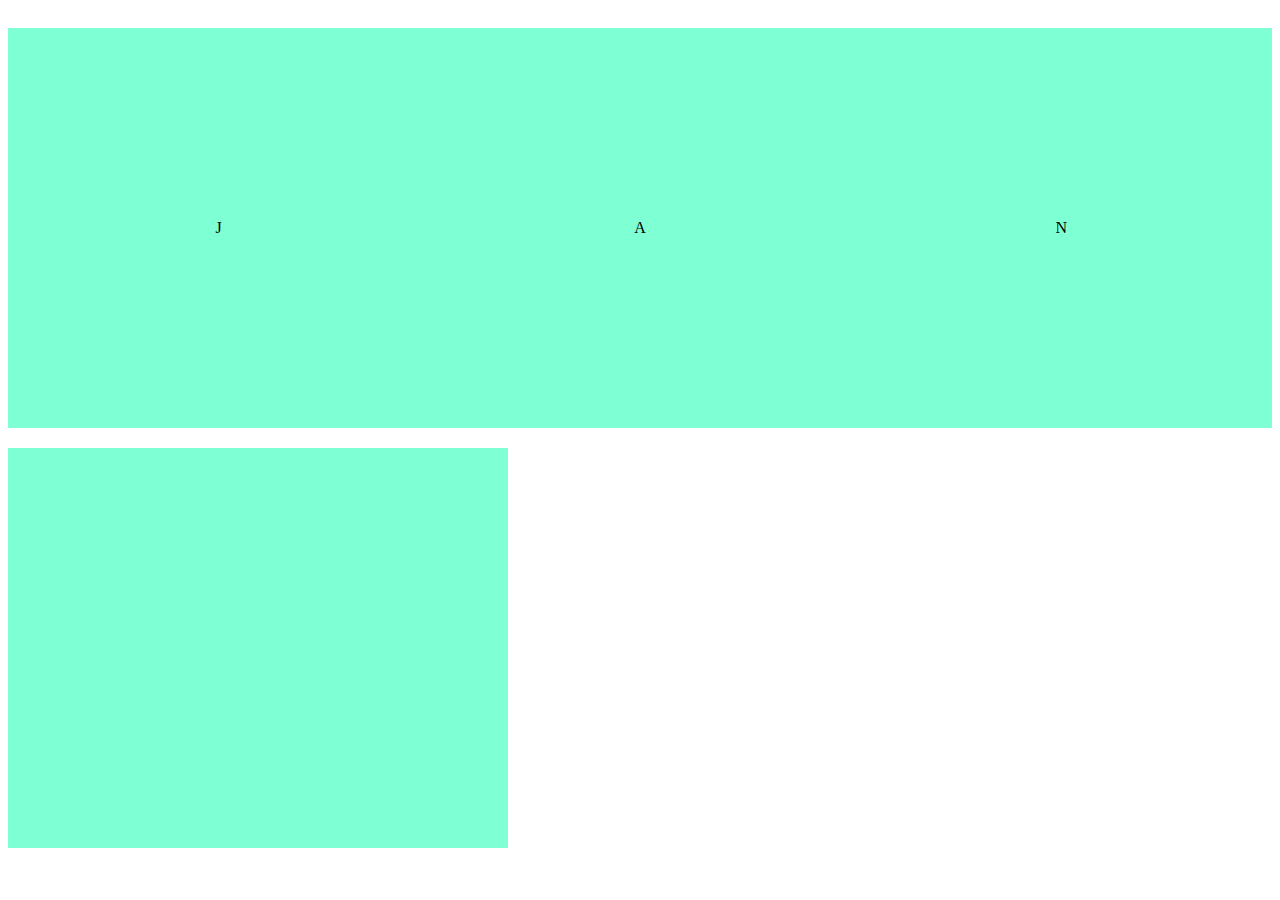
<file: animations/index.html>
<!DOCTYPE html>
<html lang="en">
<head>
    <meta charset="UTF-8">
    <meta http-equiv="X-UA-Compatible" content="IE=edge">
    <meta name="viewport" content="width=device-width, initial-scale=1.0">
    <title>Document</title>
    <link rel="stylesheet" href="./css/animation.css" />
</head>
<body>
    <div class="container">
        <div class="card flip-scale-down-hor"> J</div>
        <div class="card flip-scale-2-ver-left">A</div>
        <div class=" card flip-scale-down-diag-2">N</div>
    </div>
<div class="container">
    <div class="card rotate-90-bl-cw">

    </div>
</div>
   
</body>
</html>
</file>
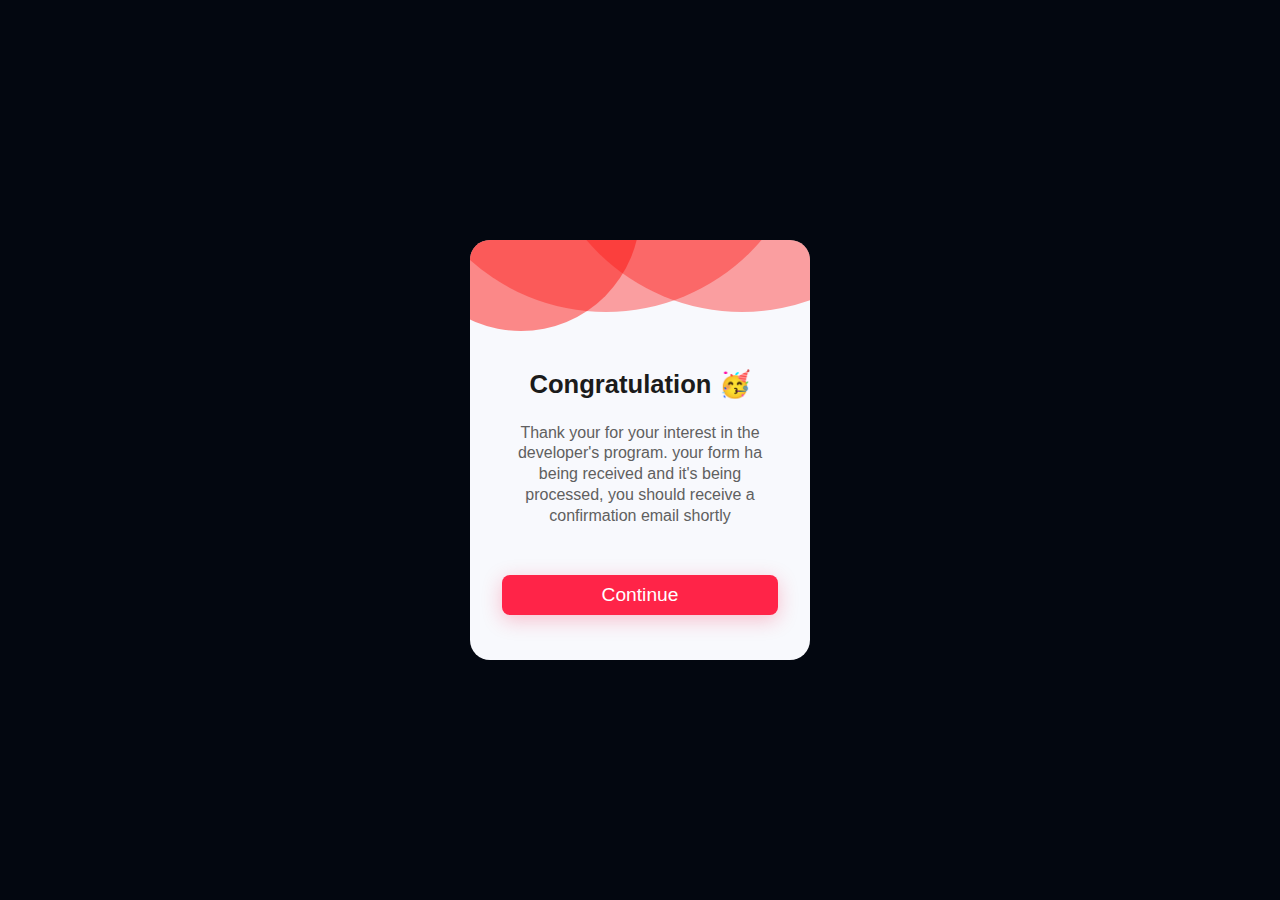
<file: cards/index.html>
<html>

<head>
    <title> Breathe </title>
    <link href="./css/styles.css" rel="stylesheet" type="text/css" />
    <head>

    <body>
        <div class="container">
            <div class="bg-circles">
                <div id="circle-1"></div>
                <div id="circle-2"></div>
                <div id="circle-3"></div>
            </div>
            <h1 id="title"> Congratulation 🥳 </h1>
            <p class="conf-text">
                Thank your for your interest in the developer's program. your form ha being received and it's being
                processed, you should receive a confirmation email shortly
            </p>
            <button id="btn-continue"> Continue</button>
        </div>
    </body>

</html>
</file>
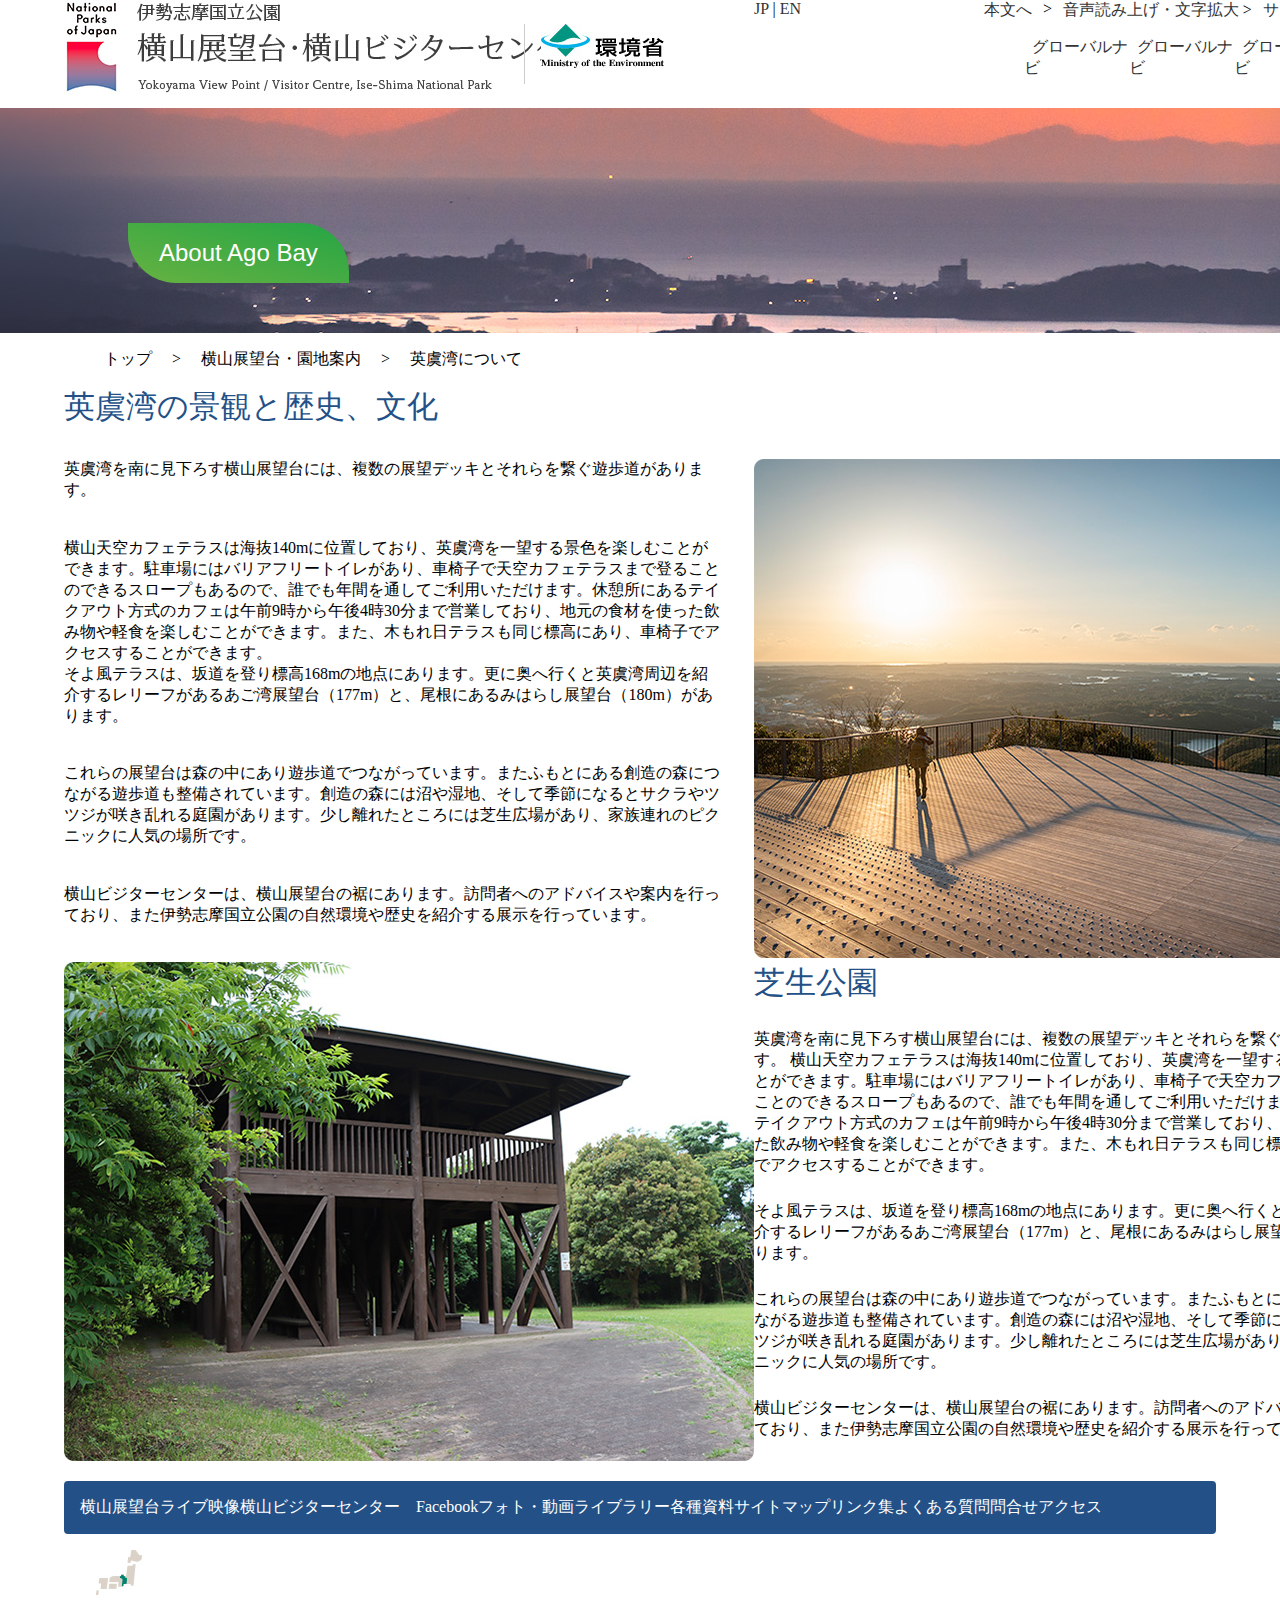
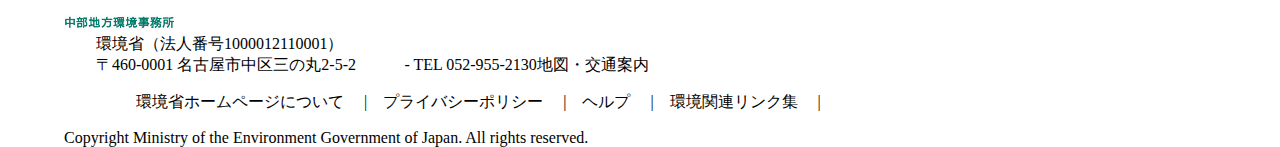
<file: yokohama/custom/index.html>
<!DOCTYPE html>
<html lang="ja">
   <head>
      <meta charset="UTF-8">
      <meta name="viewport" content="width=device-width, initial-scale=1.0">
      <title>Agowan eng</title>
      <link rel="stylesheet" href="../css/index.css">
      <script src="./index.js"></script>
   </head>
   <body>
      <!-- <body onresize="resizeWindow()"> -->
      <div class="container">
         <div class="header">
            <div class="span-col-2">
               <img src="../images/logo.jpg" alt="logo">
            </div>
            <div class="border-img text-center">
               <img src="../images/ago/moe_logo.jpeg" alt="logo">
            </div>
            <span class="mobile"><a href="#">JP</a> | <a href="#">EN</a></span>                
            <div class="span-col-2">
               <div class="flex-between bordered nav-item">
                  <span class="v-64"><a href="#">本文へ </a></span>  <span> > </span>
                  <div class="v-border v-64"><span><a href="#"> 音声読み上げ・文字拡大</a></span> <span> > </span> </div>
                  <span class="v-64"> <a href="#"> サイトマップ</a>   </span><span> > </span>
                  <span class="desktop"> <a href="#"> EN</a>| <a href="#"> JP</a>   </span>
                  <span>  </span>
               </div>
               <div>
                  <ul class="line-up">  <li class="nav-item"> <a href="#"> グローバルナビ</a></li>  <li class="nav-item"> <a href="#"> グローバルナビ</a></li>
                    
                    
                     <li class="nav-item"> <a href="#"> グローバルナビ</a></li>
                     <li class="nav-item"> <a href="#"> アクセス</a></li>
                  </ul>
               </div>
            </div>
         </div>
         <div>
            <div class="section">
               <button class="curved-botton">
               About Ago Bay
               </button>
            </div>
            <div class="main">
               <div>
                  <ul class="flex-between">
                     <li class="nav-item">
                        トップ  <span> > </span>
                        横山展望台・園地案内 <span> > </span>
                        英虞湾について
                     </li>
                  </ul>
               </div>
               <div class="flex-between flex-responsive">
                  <span class="text-info">英虞湾の景観と歴史、文化</span>
                  <span class="button-info"> &lt;&lt; 家に帰る </span>
               </div>
            </div>
            <div class="content">
               <div class="row">
                  <div>
                     英虞湾を南に見下ろす横山展望台には、複数の展望デッキとそれらを繋ぐ遊歩道があります。
                  </div>
                  <div>
                     横山天空カフェテラスは海抜140mに位置しており、英虞湾を一望する景色を楽しむことができます。駐車場にはバリアフリートイレがあり、車椅子で天空カフェテラスまで登ることのできるスロープもあるので、誰でも年間を通してご利用いただけます。休憩所にあるテイクアウト方式のカフェは午前9時から午後4時30分まで営業しており、地元の食材を使った飲み物や軽食を楽しむことができます。また、木もれ日テラスも同じ標高にあり、車椅子でアクセスすることができます。<br />
                     そよ風テラスは、坂道を登り標高168mの地点にあります。更に奥へ行くと英虞湾周辺を紹介するレリーフがあるあご湾展望台（177m）と、尾根にあるみはらし展望台（180m）があります。
                  </div>
                  <div>
                     これらの展望台は森の中にあり遊歩道でつながっています。またふもとにある創造の森につながる遊歩道も整備されています。創造の森には沼や湿地、そして季節になるとサクラやツツジが咲き乱れる庭園があります。少し離れたところには芝生広場があり、家族連れのピクニックに人気の場所です。
                  </div>
                  <div>
                     横山ビジターセンターは、横山展望台の裾にあります。訪問者へのアドバイスや案内を行っており、また伊勢志摩国立公園の自然環境や歴史を紹介する展示を行っています。
                  </div>
               </div>
               <div class="pull-right">
                  <img src="../images/observatory/img01.jpg" alt="image" class="img"/>
               </div>
               <div class="pull-left">
                  <img src="../images/observatory/img02.jpg" alt="image" class="img"/>
               </div>
               <div class="row">
                  <div class="text-info">
                     芝生公園
                  </div>
                  <div>
                     英虞湾を南に見下ろす横山展望台には、複数の展望デッキとそれらを繋ぐ遊歩道があります。
                     横山天空カフェテラスは海抜140mに位置しており、英虞湾を一望する景色を楽しむことができます。駐車場にはバリアフリートイレがあり、車椅子で天空カフェテラスまで登ることのできるスロープもあるので、誰でも年間を通してご利用いただけます。休憩所にあるテイクアウト方式のカフェは午前9時から午後4時30分まで営業しており、地元の食材を使った飲み物や軽食を楽しむことができます。また、木もれ日テラスも同じ標高にあり、車椅子でアクセスすることができます。
                  </div>
                  <div>
                     そよ風テラスは、坂道を登り標高168mの地点にあります。更に奥へ行くと英虞湾周辺を紹介するレリーフがあるあご湾展望台（177m）と、尾根にあるみはらし展望台（180m）があります。
                  </div>
                  <div>
                     これらの展望台は森の中にあり遊歩道でつながっています。またふもとにある創造の森につながる遊歩道も整備されています。創造の森には沼や湿地、そして季節になるとサクラやツツジが咲き乱れる庭園があります。少し離れたところには芝生広場があり、家族連れのピクニックに人気の場所です。
                  </div>
                  <div>
                     横山ビジターセンターは、横山展望台の裾にあります。訪問者へのアドバイスや案内を行っており、また伊勢志摩国立公園の自然環境や歴史を紹介する展示を行っています。
                  </div>
               </div>
            </div>
         </div>
      </div>
      <div class="footer">
         <ul class="footer-header flex">
            <li>横山展望台ライブ映像</li>
            <li> 横山ビジターセンター　Facebook</li>
            <li> フォト・動画ライブラリー</li>
            <li>各種資料</li>
            <li>サイトマップ</li>
            <li>リンク集</li>
            <li>よくある質問</li>
            <li>問合せ</li>
            <li>アクセス</li>
         </ul>
         <div class="footer-bottom">
            <div><img src="../images/footer_logo.jpg" alt="image footer"/></div>
            <div class="container margin-left">
               <span>環境省（法人番号1000012110001）</span>
               <div class="line-up">
                  <span> 〒460-0001 名古屋市中区三の丸2-5-2 </span>
                  <span class="margin-left"> - TEL 052-955-2130地図・交通案内</span>
               </div>
               <ul class="flex">
                  <li>環境省ホームページについて <span> | </span></li>
                  <li>プライバシーポリシー <span> | </span></li>
                  <li>ヘルプ <span> | </span></li>
                  <li>環境関連リンク集 <span> | </span></li>
               </ul>
            </div>
            <div>
               Copyright Ministry of the Environment Government of Japan. All rights reserved.
            </div>
         </div>
      </div>
   </body>
</html>
</file>
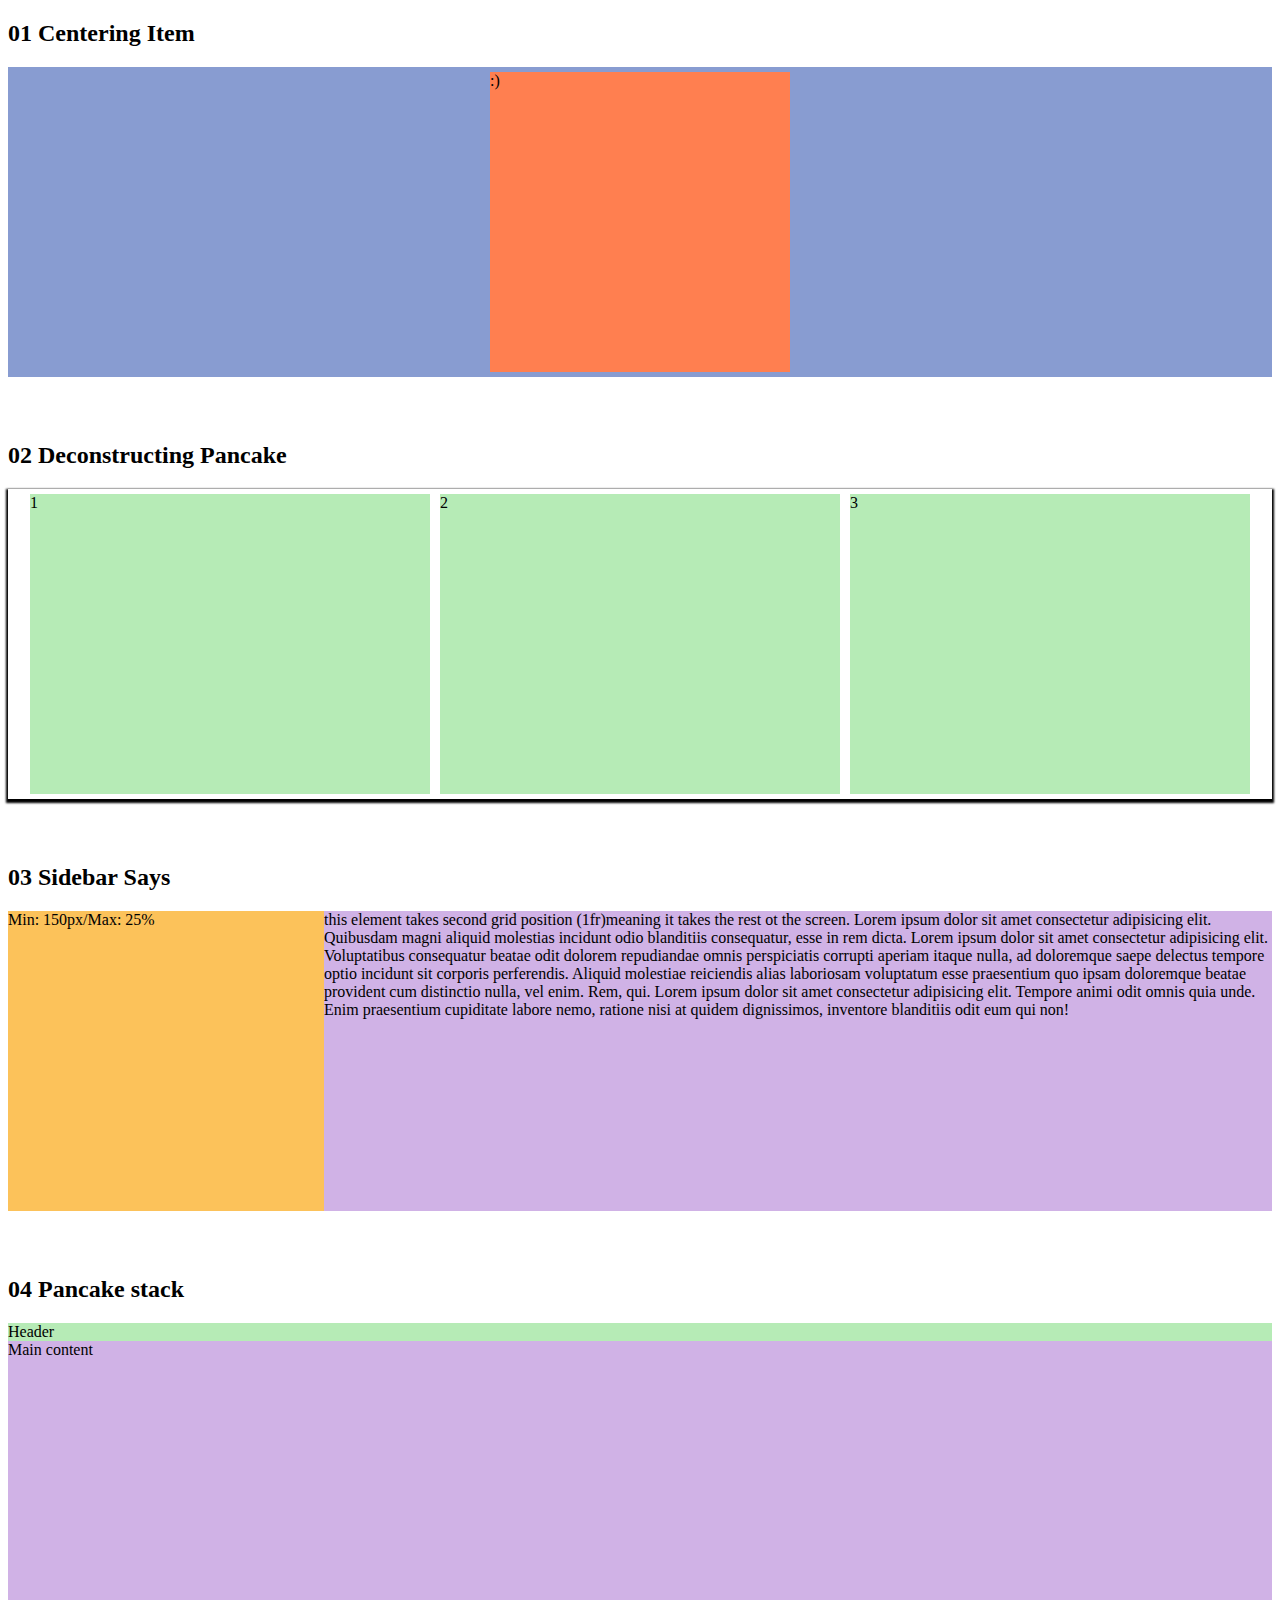
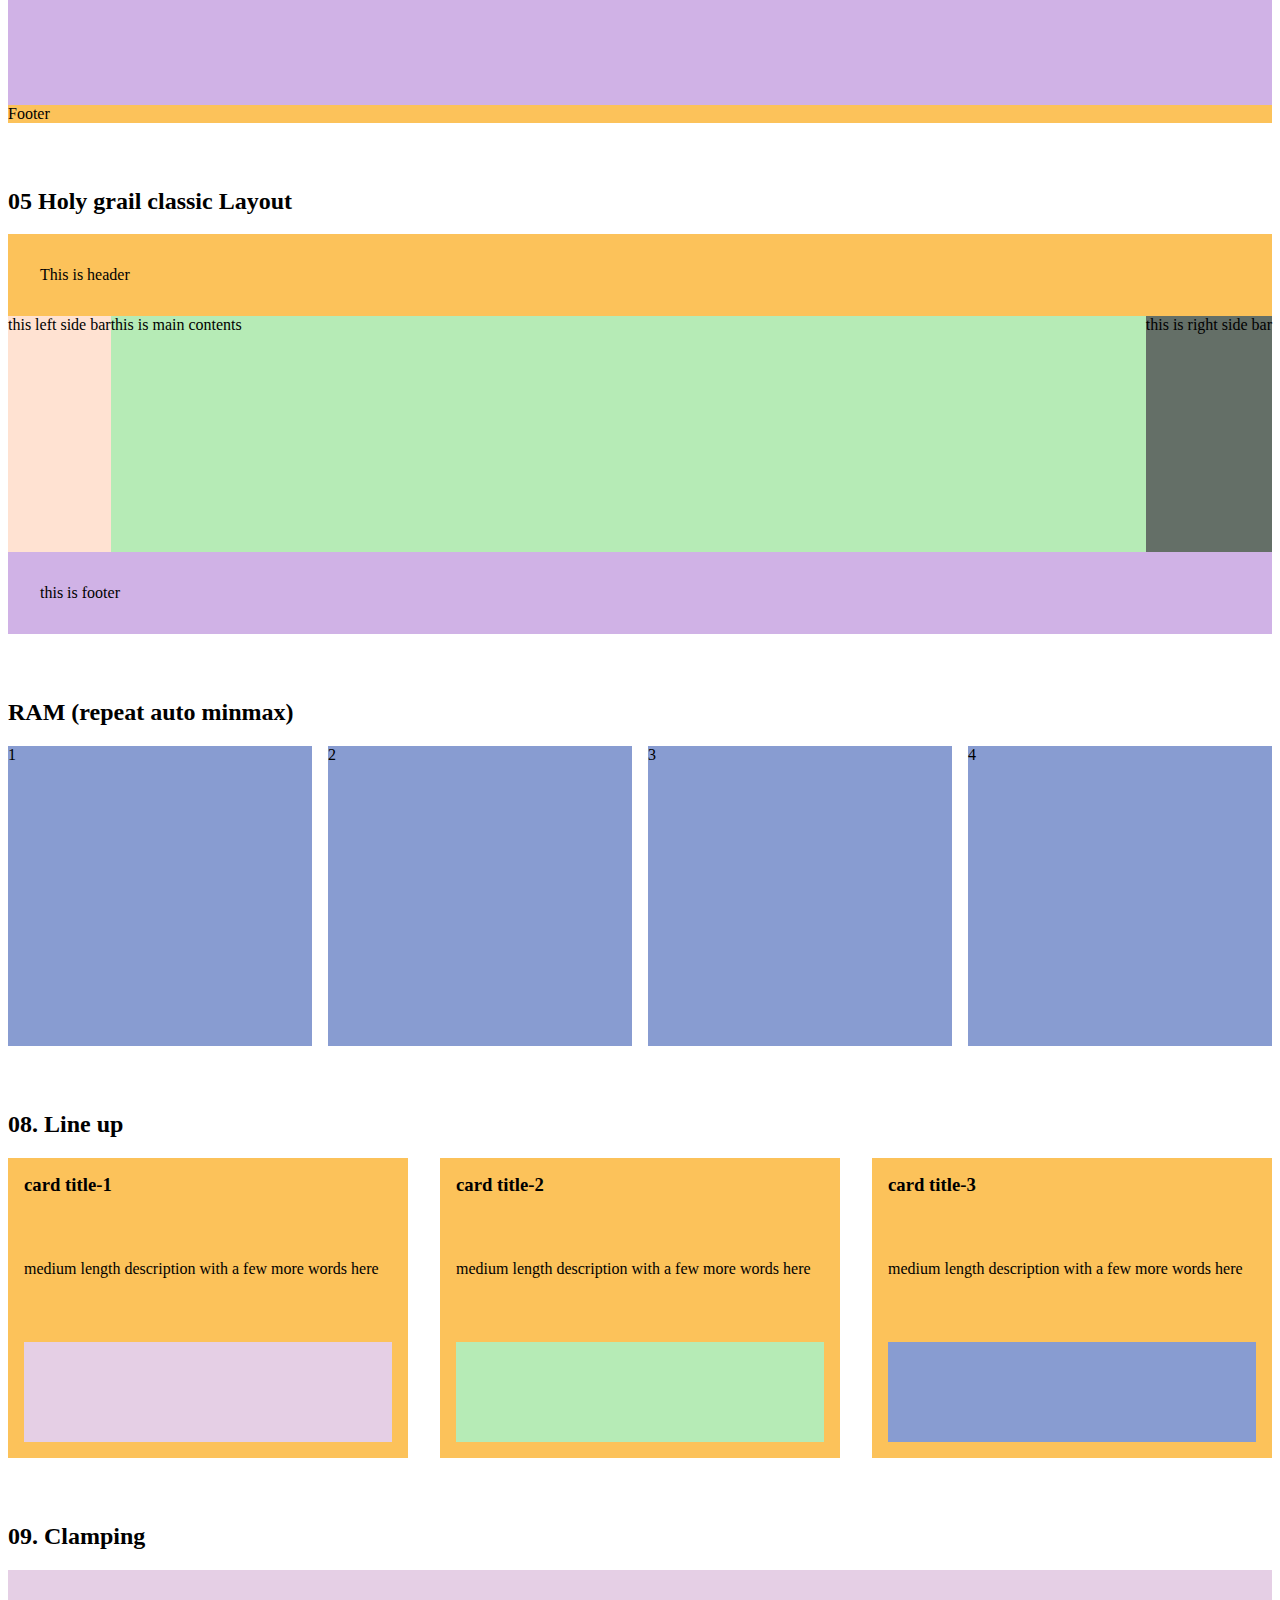
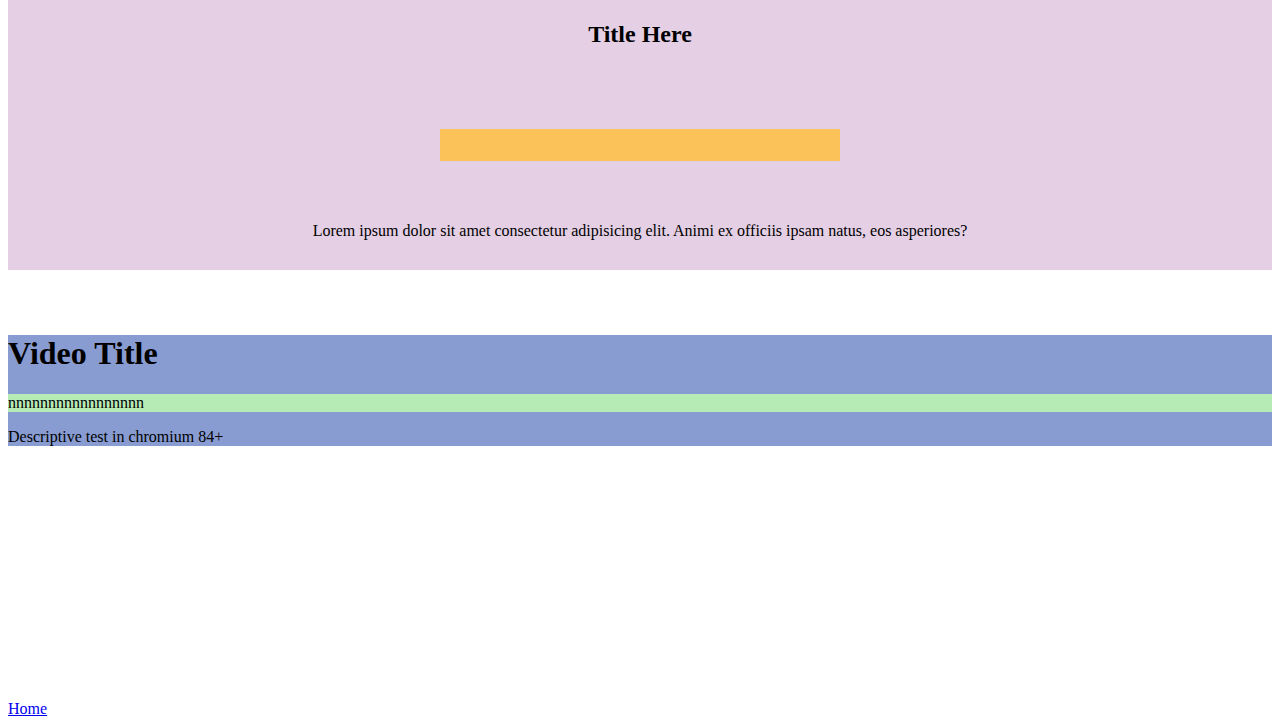
<file: layoutMagics.html>
<!DOCTYPE html>
<html lang="en">
<head>
    <meta charset="UTF-8">
    <meta name="viewport" content="width=device-width, initial-scale=1.0">
    <title>Layout with 1 line of code</title>
    <link rel="stylesheet" href="./assets/css/10CssLayoutMagic.css">
</head>
<body>
    <h2>01 Centering Item</h2>
    <div class="ex1">
        <div class="parent blue">
            <div class="box colar" contenteditable>
                :)
            </div>
        </div>
    </div>  
    <h2>02 Deconstructing Pancake</h2>
    <div class="ex2">
        <div class="parent">
            <div class="box info"> 1  </div>
            <div class="box info"> 2  </div>
            <div class="box info"> 3  </div>
        </div>
    </div>
    
    <h2>03 Sidebar Says</h2>
    <div class="ex3">
        <div class="parent">
            <div class="section yellow" contenteditable>
                Min: 150px/Max: 25%

            </div>
            <div class="section purple" contenteditable>
                this element takes second grid position (1fr)meaning it takes the rest ot the screen.
                Lorem ipsum dolor sit amet consectetur adipisicing elit. Quibusdam magni aliquid molestias incidunt odio blanditiis consequatur, esse in rem dicta.
                Lorem ipsum dolor sit amet consectetur adipisicing elit. Voluptatibus consequatur beatae odit dolorem repudiandae omnis perspiciatis corrupti aperiam itaque nulla, ad doloremque saepe delectus tempore optio incidunt sit corporis perferendis. Aliquid molestiae reiciendis alias laboriosam voluptatum esse praesentium quo ipsam doloremque beatae provident cum distinctio nulla, vel enim. Rem, qui.
                Lorem ipsum dolor sit amet consectetur adipisicing elit. Tempore animi odit omnis quia unde. Enim praesentium cupiditate labore nemo, ratione nisi at quidem dignissimos, inventore blanditiis odit eum qui non!
            </div>
        </div>
    </div> 
    <h2>04 Pancake stack</h2>
    <div class="ex4">
        <div class="parent bg-height">
            <div class="header info f-h f-w">        Header    </div>
            <div class="main purple f-h f-w">        Main content    </div>
            <div class="footer yellow f-h f-w">        Footer    </div>
        </div>
    </div>
    <h2>05 Holy grail classic Layout</h2>
    <div class="ex5">
        <div class="parent bg-height">
            <div class="header yellow">This  is header</div>
            <div class="left-side red"> this left side bar</div>
            <div class="main info"> this is main contents</div>
            <div class="right-side dark-light">this is right side bar</div>
            <div class="footer purple">this is footer</div>
        </div>
    </div>
    <!-- I skipped 6 -->
    <h2>RAM (repeat auto minmax)</h2>
    <div class="ex7">
        <div class="parent">
            <div class="blue">1</div>
            <div class="blue">2</div>
            <div class="blue">3</div>
            <div class="blue">4</div>
        </div>

    </div>

    <h2>08. Line up</h2>
    <div class="ex8">
        <div class="parent">            
            <div class="card yellow">
                <h3>card title-1</h3>
                <p>medium length description with a few more words here</p>
                <div class="visual pink"></div>
            </div>
            <div class="card yellow">
                <h3>card title-2</h3>
                <p>medium length description with a few more words here</p>
                <div class="visual info"></div>
            </div>
            <div class="card yellow">
                <h3>card title-3</h3>
                <p>medium length description with a few more words here</p>
                <div class="visual blue"></div>
            </div>
        </div>
    </div>
    <h2>09. Clamping</h2>
    <div class="ex9">
        <div class="parent pink">
            <h2>Title Here</h2>
            <div class="card yellow"> </div>
            <div class="visual"> Lorem ipsum dolor sit amet consectetur adipisicing elit. Animi ex officiis ipsam natus, eos asperiores?</div>

        </div>
    </div>
    <div class="parent">
        <div class="card blue">
            <h1>Video Title</h1>
            <div class="visual info">nnnnnnnnnnnnnnnnn</div>
            <p>Descriptive test in chromium 84+</p>
            
        </div>
    </div>
    <a href="index.html">Home</a>
</body>
</html>
</file>
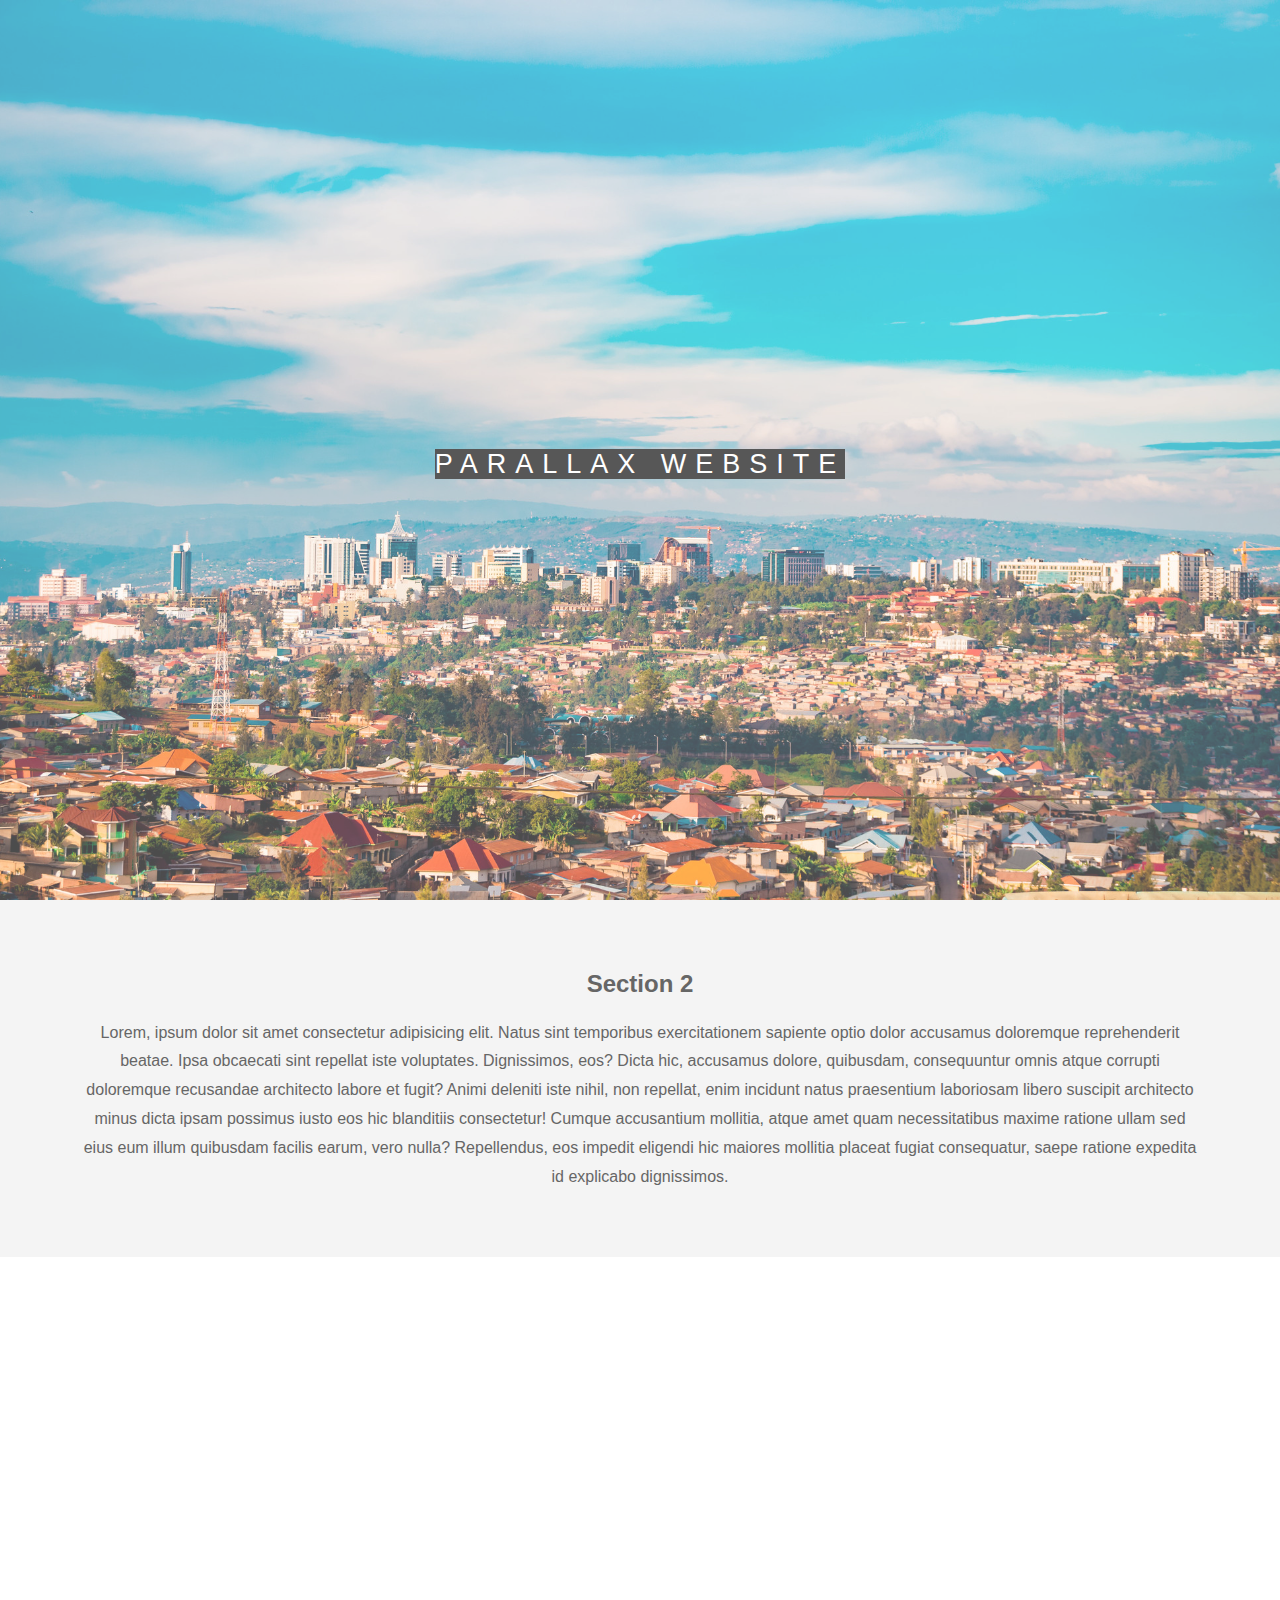
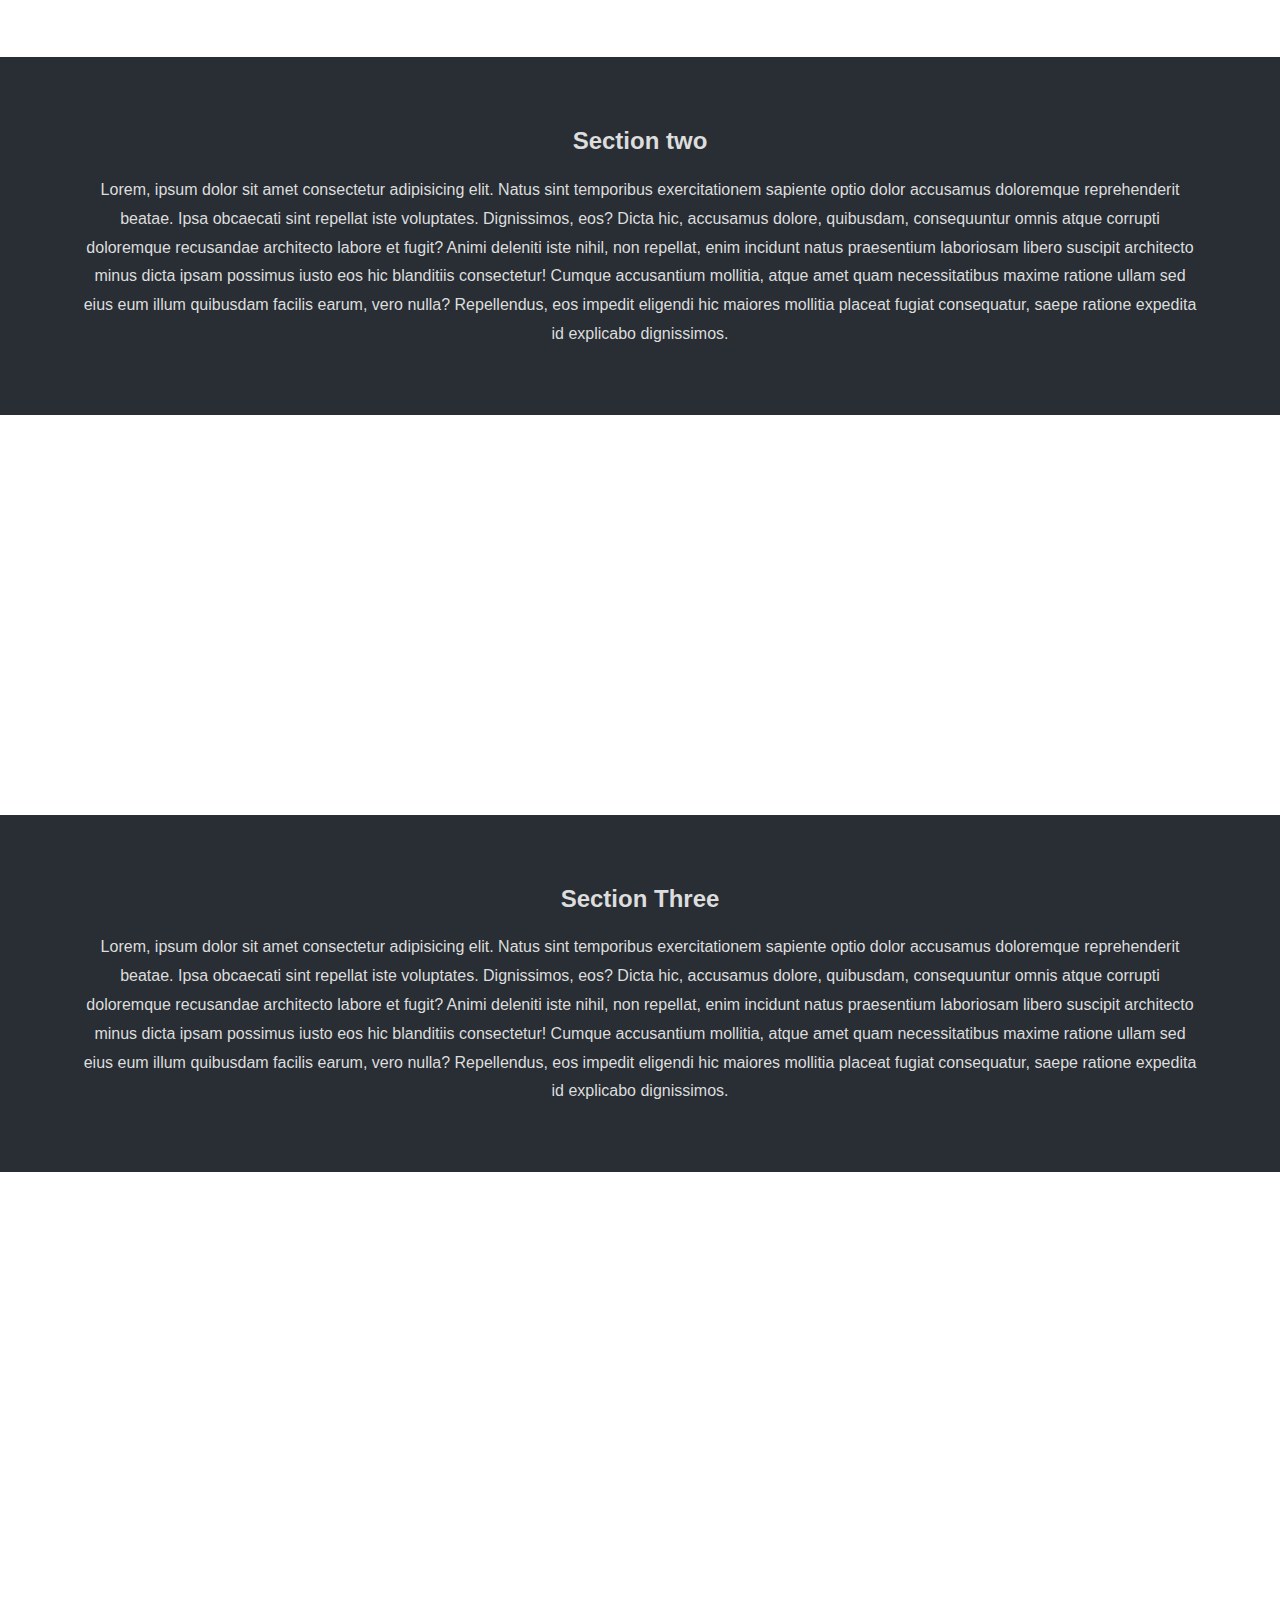
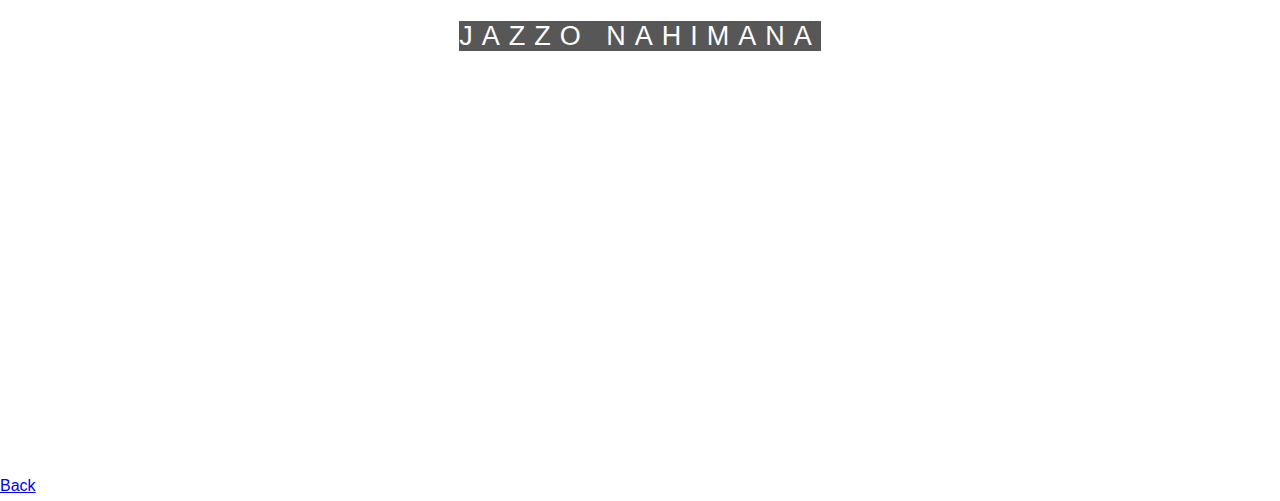
<file: parallax.html>
<!DOCTYPE html>
 <html class="no-js">
    <head>
        <meta charset="utf-8">
        <meta http-equiv="X-UA-Compatible" content="IE=edge">
        <title></title>
        <meta name="description" content="">
        <meta name="viewport" content="width=device-width, initial-scale=1">
        <link rel="stylesheet" href="assets/css/parallax.css">
    </head>
    <body>
        <div class="pimg1">
            <div class="ptext">
                <span class="border">
                    Parallax Website
                </span>
            </div>
        </div>
       <section class="section section-light">
           <h2>Section 2</h2>
            <p>
                Lorem, ipsum dolor sit amet consectetur adipisicing elit. Natus sint temporibus exercitationem sapiente optio dolor accusamus doloremque reprehenderit beatae. Ipsa obcaecati sint repellat iste voluptates. Dignissimos, eos? Dicta hic, accusamus dolore, quibusdam, consequuntur omnis atque corrupti doloremque recusandae architecto labore et fugit? Animi deleniti iste nihil, non repellat, enim incidunt natus praesentium laboriosam libero suscipit architecto minus dicta ipsam possimus iusto eos hic blanditiis consectetur! Cumque accusantium mollitia, atque amet quam necessitatibus maxime ratione ullam sed eius eum illum quibusdam facilis earum, vero nulla? Repellendus, eos impedit eligendi hic maiores mollitia placeat fugiat consequatur, saepe ratione expedita id explicabo dignissimos.
            </p>
        </section> 
        <div class="pimg2">
            <div class="ptext">
                <span class="border trans">
                    Image two section
                </span>
            </div>
        </div>
        <section class="section section-dark">
            <h2>Section two</h2>
             <p>
                 Lorem, ipsum dolor sit amet consectetur adipisicing elit. Natus sint temporibus exercitationem sapiente optio dolor accusamus doloremque reprehenderit beatae. Ipsa obcaecati sint repellat iste voluptates. Dignissimos, eos? Dicta hic, accusamus dolore, quibusdam, consequuntur omnis atque corrupti doloremque recusandae architecto labore et fugit? Animi deleniti iste nihil, non repellat, enim incidunt natus praesentium laboriosam libero suscipit architecto minus dicta ipsam possimus iusto eos hic blanditiis consectetur! Cumque accusantium mollitia, atque amet quam necessitatibus maxime ratione ullam sed eius eum illum quibusdam facilis earum, vero nulla? Repellendus, eos impedit eligendi hic maiores mollitia placeat fugiat consequatur, saepe ratione expedita id explicabo dignissimos.
             </p>
         </section> 
         <div class="pimg3">
            <div class="ptext">
                <span class="border trans">
                    Image Three section
                </span>
            </div>
        </div>
        <section class="section section-dark">
            <h2>Section Three</h2>
             <p>
                 Lorem, ipsum dolor sit amet consectetur adipisicing elit. Natus sint temporibus exercitationem sapiente optio dolor accusamus doloremque reprehenderit beatae. Ipsa obcaecati sint repellat iste voluptates. Dignissimos, eos? Dicta hic, accusamus dolore, quibusdam, consequuntur omnis atque corrupti doloremque recusandae architecto labore et fugit? Animi deleniti iste nihil, non repellat, enim incidunt natus praesentium laboriosam libero suscipit architecto minus dicta ipsam possimus iusto eos hic blanditiis consectetur! Cumque accusantium mollitia, atque amet quam necessitatibus maxime ratione ullam sed eius eum illum quibusdam facilis earum, vero nulla? Repellendus, eos impedit eligendi hic maiores mollitia placeat fugiat consequatur, saepe ratione expedita id explicabo dignissimos.
             </p>
         </section> 
         <div class="pimg1">
            <div class="ptext">
                <span class="border">
                    Jazzo NAHIMANA
                </span>
            </div>
        </div>
        <a href="index.html">Back</button>

    </body>
</html>
</file>
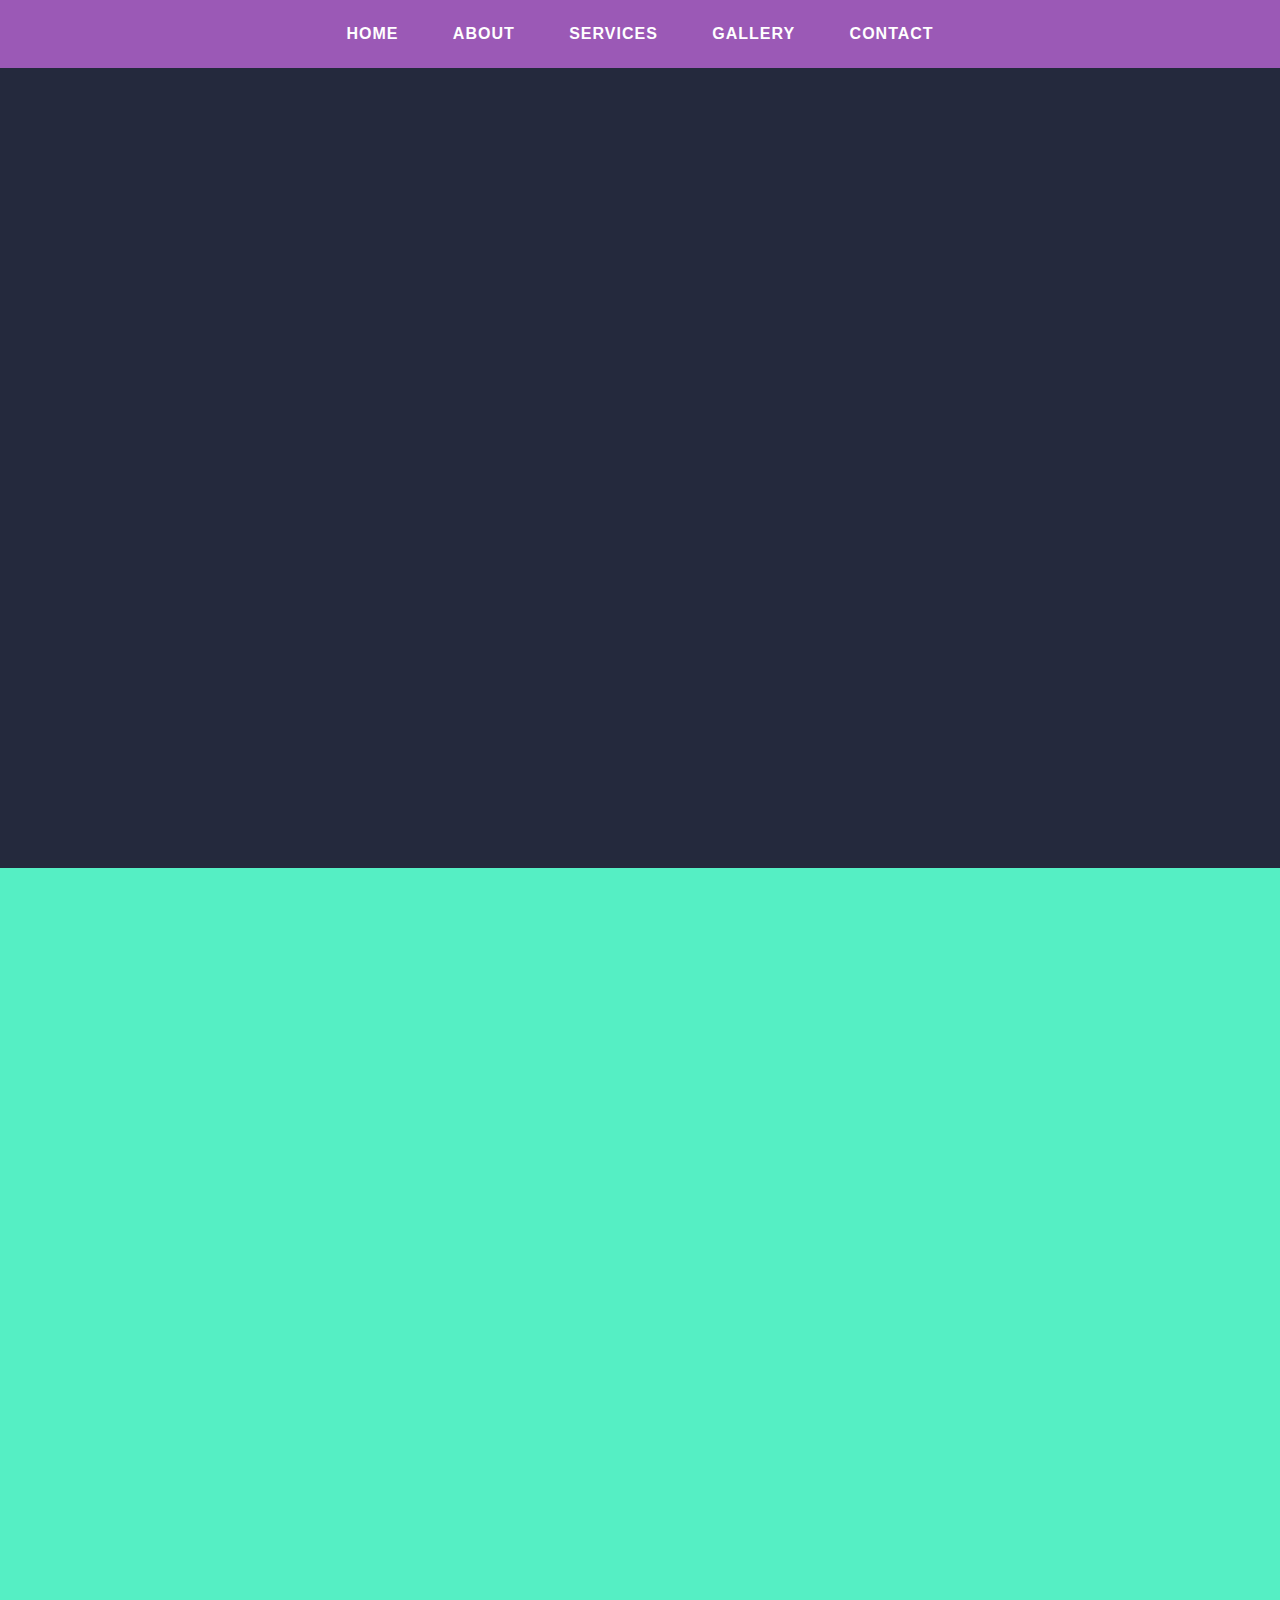
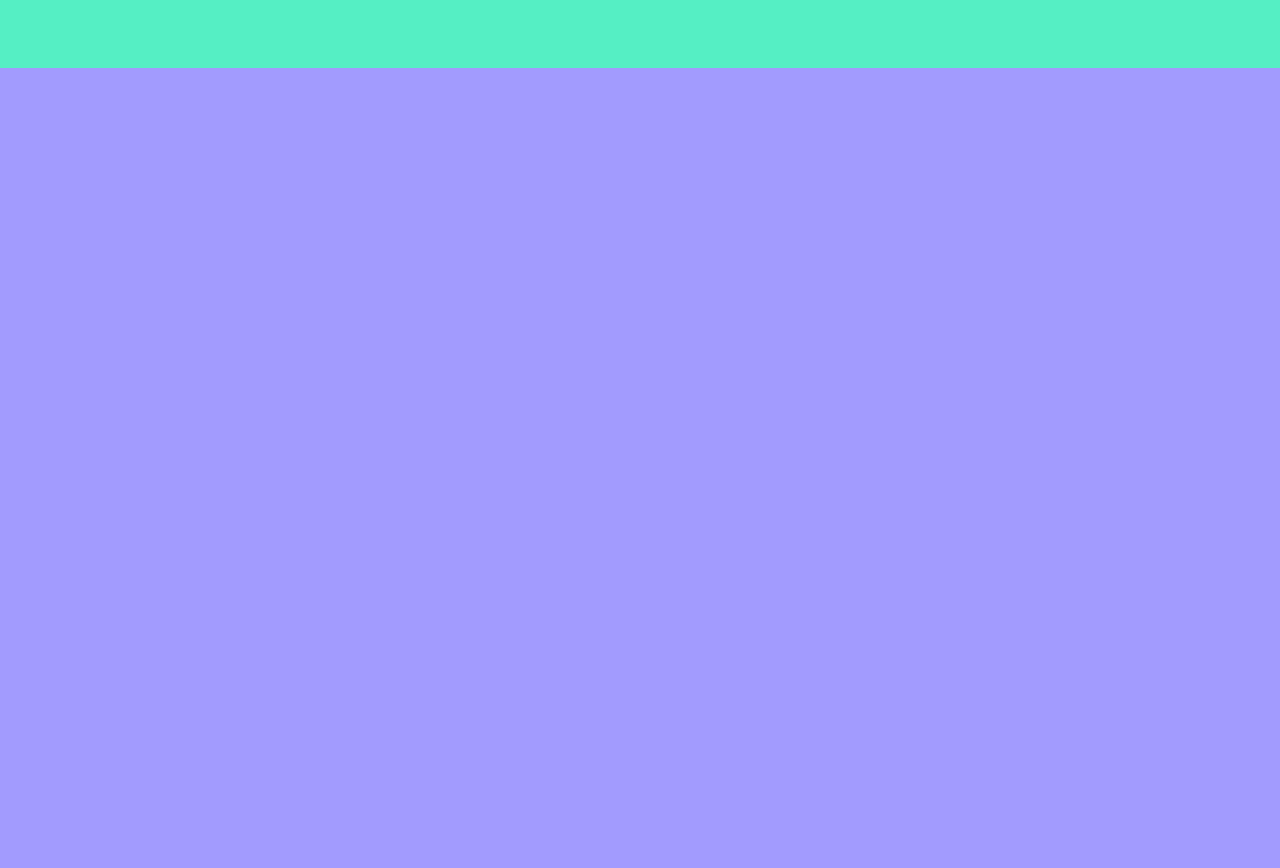
<file: sticky.html>
<!DOCTYPE html>
<html lang="en">
<head>
    <meta charset="UTF-8">
    <meta name="viewport" content="width=device-width, initial-scale=1.0">
    <title>Document</title>
    <link rel="stylesheet" href="./assets/css/sticky.css">
</head>
<body>
    <div class="header">
        <ul>
            <li><a href="index.html">Home</a></li>
            <li><a href="#">About</a></li>
            <li><a href="#">Services</a></li>
            <li><a href="#">Gallery</a></li>
            <li><a href="#">Contact</a></li>
        </ul>
    </div>
    <div class="section color1"></div>
    <div class="section color2"></div>
    <div class="section color3"></div>
    <script src="https://cdnjs.cloudflare.com/ajax/libs/jquery/3.5.1/jquery.js"></script>
    <script type="text/javascript">
       $(() => {
        $(window).scroll( () => {
            if($(window).scrollTop() > 0) {
                $(".header").addClass("sticky");
            } else {
                $(".header").removeClass("sticky");
                
            }
        });
       });

    </script>
</body>
</html>
</file>
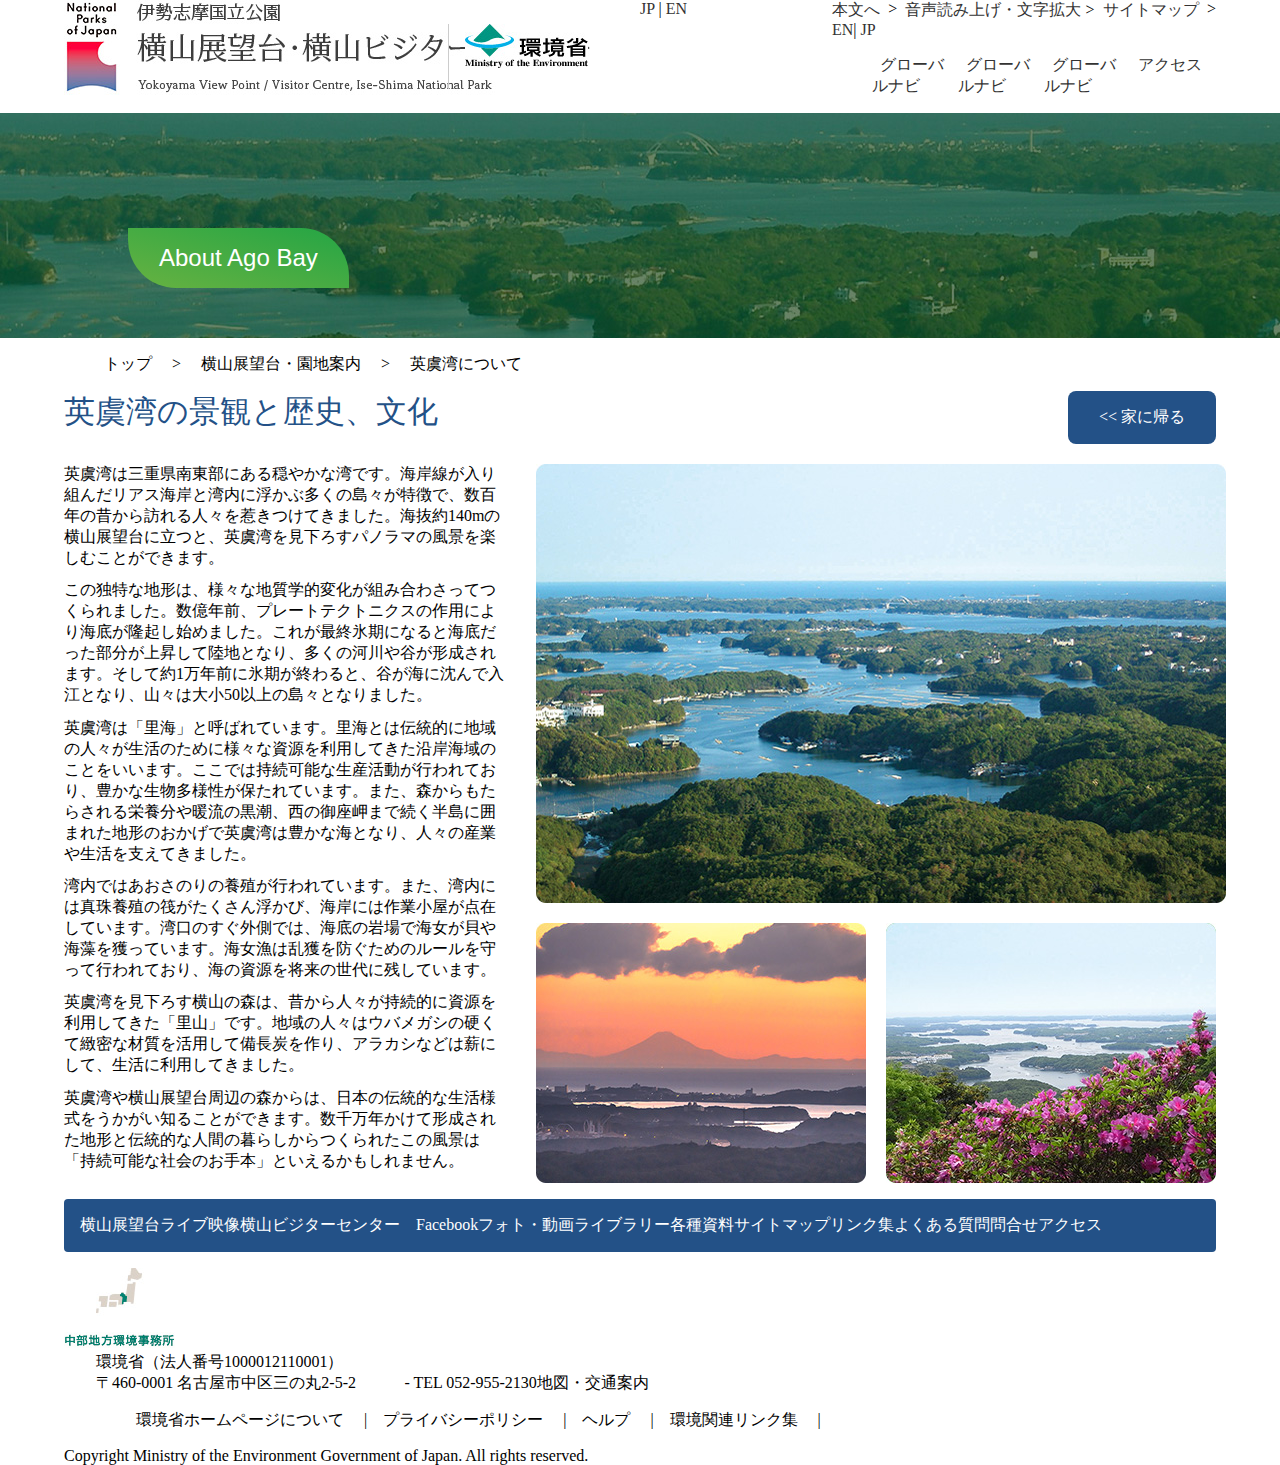
<file: yokohama/custom/agowan.html>
<!DOCTYPE html>
<html lang="en">
   <head>
      <meta charset="UTF-8">
      <meta name="viewport" content="width=device-width, initial-scale=1.0">
      <title>Agowan eng</title>
      <link rel="stylesheet" href="../css/agowan.css">
   </head>
   <body>
      <div class="container">
         <div class="header">
            <div class="span-col-2">
               <img src="../images/logo.jpg" alt="logo">
            </div>
            <div class="border-img text-center">
               <img src="../images/ago/moe_logo.jpeg" alt="logo">
            </div>
            <span class="mobile"><a href="#">JP</a> | <a href="#">EN</a></span>                
            <div class="span-col-2">
               <div class="flex-between bordered nav-item">
                  <span class="v-64"><a href="#">本文へ </a></span>  <span> > </span>
                  <div class="v-border v-64"><span><a href="#"> 音声読み上げ・文字拡大</a></span> <span> > </span> </div>
                  <span class="v-64"> <a href="#"> サイトマップ</a>   </span><span> > </span>
                  <span class="desktop"> <a href="#"> EN</a>| <a href="#"> JP</a>   </span>
                  <span>  </span>
               </div>
               <div>
                  <ul class="line-up">
                     <li class="nav-item"> <a href="#"> グローバルナビ</a></li>
                     <li class="nav-item"> <a href="#"> グローバルナビ</a></li>
                     <li class="nav-item"> <a href="#"> グローバルナビ</a></li>
                     <li class="nav-item"> <a href="#"> アクセス</a></li>
                  </ul>
               </div>
            </div>
         </div>
         <div>
            <article>
               <div class="section">
                  <button class="curved-botton">
                  About Ago Bay
                  </button>
               </div>
               <div class="main">
                  <div>
                     <ul class="flex-between">
                        <li class="nav-item">
                           トップ  <span> > </span>
                           横山展望台・園地案内 <span> > </span>
                           英虞湾について
                        </li>
                     </ul>
                  </div>
                  <div class="flex-between flex-responsive">
                     <span class="text-info">英虞湾の景観と歴史、文化</span>
                     <span class="button-info"> &lt;&lt; 家に帰る </span>
                  </div>
               </div>
               <div class="content">
                  <div class="row">
                     <div>
                        英虞湾は三重県南東部にある穏やかな湾です。海岸線が入り組んだリアス海岸と湾内に浮かぶ多くの島々が特徴で、数百年の昔から訪れる人々を惹きつけてきました。海抜約140mの横山展望台に立つと、英虞湾を見下ろすパノラマの風景を楽しむことができます。
                     </div>
                     <div>
                        この独特な地形は、様々な地質学的変化が組み合わさってつくられました。数億年前、プレートテクトニクスの作用により海底が隆起し始めました。これが最終氷期になると海底だった部分が上昇して陸地となり、多くの河川や谷が形成されます。そして約1万年前に氷期が終わると、谷が海に沈んで入江となり、山々は大小50以上の島々となりました。
                     </div>
                     <div>
                        英虞湾は「里海」と呼ばれています。里海とは伝統的に地域の人々が生活のために様々な資源を利用してきた沿岸海域のことをいいます。ここでは持続可能な生産活動が行われており、豊かな生物多様性が保たれています。また、森からもたらされる栄養分や暖流の黒潮、西の御座岬まで続く半島に囲まれた地形のおかげで英虞湾は豊かな海となり、人々の産業や生活を支えてきました。
                     </div>
                     <div>
                        湾内ではあおさのりの養殖が行われています。また、湾内には真珠養殖の筏がたくさん浮かび、海岸には作業小屋が点在しています。湾口のすぐ外側では、海底の岩場で海女が貝や海藻を獲っています。海女漁は乱獲を防ぐためのルールを守って行われており、海の資源を将来の世代に残しています。
                     </div>
                     <div>
                        英虞湾を見下ろす横山の森は、昔から人々が持続的に資源を利用してきた「里山」です。地域の人々はウバメガシの硬くて緻密な材質を活用して備長炭を作り、アラカシなどは薪にして、生活に利用してきました。
                     </div>
                     <div>
                        英虞湾や横山展望台周辺の森からは、日本の伝統的な生活様式をうかがい知ることができます。数千万年かけて形成された地形と伝統的な人間の暮らしからつくられたこの風景は「持続可能な社会のお手本」といえるかもしれません。
                     </div>
                  </div>
                  <div class="grid-col-1-2 pull-right">               
                     <img src="../images//ago/img01.jpg" class="span-col-2" draggable="false"  alt="garden">
                     <img src="../images//ago/img02.jpg" draggable="false"  alt="garden">
                     <img src="../images//ago/img03.jpg" draggable="false"  alt="garden">
                  </div>
               </div>
            </article>
         </div>
          <div class="footer">
            <ul class="footer-header flex">
               <li>横山展望台ライブ映像</li>
               <li> 横山ビジターセンター　Facebook</li>
               <li> フォト・動画ライブラリー</li>
               <li>各種資料</li>
               <li>サイトマップ</li>
               <li>リンク集</li>
               <li>よくある質問</li>
               <li>問合せ</li>
               <li>アクセス</li>
            </ul>
            <div class="footer-bottom">
               <div><img src="../images/footer_logo.jpg" alt="image footer"/></div>
               <div class="container margin-left">
                  <span>環境省（法人番号1000012110001）</span>
                  <div class="line-up">
                     <span> 〒460-0001 名古屋市中区三の丸2-5-2 </span>
                     <span class="margin-left"> - TEL 052-955-2130地図・交通案内</span>
                  </div>
                  <ul class="flex">
                     <li>環境省ホームページについて <span> | </span></li>
                     <li>プライバシーポリシー <span> | </span></li>
                     <li>ヘルプ <span> | </span></li>
                     <li>環境関連リンク集 <span> | </span></li>
                  </ul>
               </div>
               <div>
                  Copyright Ministry of the Environment Government of Japan. All rights reserved.
               </div>
            </div>
         </div> 
      </div>
      </div>
   </body>
</html>
</file>
<file: animations/css/animation.css>
.container {
  display: flex;
  flex-direction: row;
  justify-content: space-between;
}
.card {
  display: grid;
  place-items: center;
  height: 400px;
  width: 500px;
  background-color: aquamarine;
  margin-top: 20px;
}
.flip-scale-down-hor {
  -webkit-animation: flip-scale-down-hor 0.9s linear both;
  animation: flip-scale-down-hor 0.9s linear both;
}

@keyframes flip-scale-down-hor {
  0% {
    -webkit-transform: scale(1) rotateX(0);
    transform: scale(1) rotateX(0);
  }
  50% {
    -webkit-transform: scale(0.4) rotateX(90deg);
    transform: scale(0.4) rotateX(90deg);
  }
  100% {
    -webkit-transform: scale(1) rotateX(180deg);
    transform: scale(1) rotateX(180deg);
  }
}
.flip-scale-2-ver-left {
  -webkit-animation: flip-scale-2-ver-left 1.5s linear both;
  animation: flip-scale-2-ver-left 1.5s linear both;
}

@-webkit-keyframes flip-scale-2-ver-left {
  0% {
    -webkit-transform: translateX(0) rotateY(0) scale(1);
    transform: translateX(0) rotateY(0) scale(1);
    -webkit-transform-origin: 0 50%;
    transform-origin: 0 50%;
  }
  50% {
    -webkit-transform: translateX(-50%) rotateY(90deg) scale(2);
    transform: translateX(-50%) rotateY(90deg) scale(2);
    -webkit-transform-origin: 50% 50%;
    transform-origin: 50% 50%;
  }
  100% {
    -webkit-transform: translateX(-100%) rotateY(180deg) scale(1);
    transform: translateX(-100%) rotateY(180deg) scale(1);
    -webkit-transform-origin: 100% 50%;
    transform-origin: 100% 50%;
  }
}
@keyframes flip-scale-2-ver-left {
  0% {
    -webkit-transform: translateX(0) rotateY(0) scale(1);
    transform: translateX(0) rotateY(0) scale(1);
    -webkit-transform-origin: 0 50%;
    transform-origin: 0 50%;
  }
  50% {
    -webkit-transform: translateX(-50%) rotateY(90deg) scale(2);
    transform: translateX(-50%) rotateY(90deg) scale(2);
    -webkit-transform-origin: 50% 50%;
    transform-origin: 50% 50%;
  }
  100% {
    -webkit-transform: translateX(-100%) rotateY(180deg) scale(1);
    transform: translateX(-100%) rotateY(180deg) scale(1);
    -webkit-transform-origin: 100% 50%;
    transform-origin: 100% 50%;
  }
}
.flip-scale-down-diag-2 {
  -webkit-animation: flip-scale-down-diag-2 0.5s linear both;
  animation: flip-scale-down-diag-2 0.5s linear both;
}

@-webkit-keyframes flip-scale-down-diag-2 {
  0% {
    -webkit-transform: scale(1) rotate3d(-1, 1, 0, 0deg);
    transform: scale(1) rotate3d(-1, 1, 0, 0deg);
  }
  50% {
    -webkit-transform: scale(0.4) rotate3d(-1, 1, 0, -90deg);
    transform: scale(0.4) rotate3d(-1, 1, 0, -90deg);
  }
  100% {
    -webkit-transform: scale(1) rotate3d(-1, 1, 0, -180deg);
    transform: scale(1) rotate3d(-1, 1, 0, -180deg);
  }
}
@keyframes flip-scale-down-diag-2 {
  0% {
    -webkit-transform: scale(1) rotate3d(-1, 1, 0, 0deg);
    transform: scale(1) rotate3d(-1, 1, 0, 0deg);
  }
  50% {
    -webkit-transform: scale(0.4) rotate3d(-1, 1, 0, -90deg);
    transform: scale(0.4) rotate3d(-1, 1, 0, -90deg);
  }
  100% {
    -webkit-transform: scale(1) rotate3d(-1, 1, 0, -180deg);
    transform: scale(1) rotate3d(-1, 1, 0, -180deg);
  }
}

.rotate-90-bl-cw {
  -webkit-animation: rotate-90-bl-cw 0.4s cubic-bezier(0.25, 0.46, 0.45, 0.94)
    both;
  animation: rotate-90-bl-cw 0.4s cubic-bezier(0.25, 0.46, 0.45, 0.94) both;
}

@-webkit-keyframes rotate-90-bl-cw {
  0% {
    -webkit-transform: rotate(0);
    transform: rotate(0);
    -webkit-transform-origin: 0 100%;
    transform-origin: 0 100%;
  }
  100% {
    -webkit-transform: rotate(90deg);
    transform: rotate(90deg);
    -webkit-transform-origin: 0 100%;
    transform-origin: 0 100%;
  }
}
@keyframes rotate-90-bl-cw {
  0% {
    -webkit-transform: rotate(0);
    transform: rotate(0);
    -webkit-transform-origin: 0 100%;
    transform-origin: 0 100%;
  }
  100% {
    -webkit-transform: rotate(90deg);
    transform: rotate(90deg);
    -webkit-transform-origin: 0 100%;
    transform-origin: 0 100%;
  }
}
</file>
<file: cards/css/styles.css>
* {
    box-sizing: border-box;
    margin: 0;
    padding: 0;
  }
  body {
    height: 100vh;
    width: 100%;
    font-family: Arial, Helvetica, sans-serif;
    display: flex;
    justify-content: center;
    align-items: center;
    background-color: #030710;
  }
  .container {
    width: 340px;
    height: 420px;
    padding: 2rem;
    border-radius: 20px;
    position: relative;
    overflow: hidden;
    background-color: #f8f9fd;
  }
  .bg-circles div {
    aspect-ratio: 1/1;
    background-color: rgb(253, 23, 19);
    border-radius: 50%;
    position: absolute;
  }
  #circle-1 {
      width: 70%;
      left: -20%;
      top: -35%;
      opacity: 0.5;
    }
  
  #circle-2 {
      width: 120%;
      left: -20%;
      top: -80%;
      opacity: 0.4;
    animation: breathing 2s ease-in-out infinite;;

    }
  #circle-3 {
     width: 120%;
      left: 20%;
      top: -80%;
      opacity: 0.4;
  }
  #title {
    margin-top: 35%;
    text-align: center;
    font-size: 1.6rem;
    color: #1b1b1b;
    animation: breathing 1.5s ease-in-out infinite;;
  }
  @keyframes breathing {
    0%,
    100% {
      -webkit-transform: scale(0.9);
        -ms-transform: scale(0.9);
      transform: scale(0.9);
    }
    25%{
      -web-kit-tranform: scale(1);
      -ms-tranform: scale(1);
      transform: scale(1);
    }
    60% {
      -webkit-transform: scale(0.9);
      -ms-tranform: scale(0.9);
      transform: scale(0.9);
    }
  }
  
  .conf-text {
    margin-top: 1.5rem;
    line-height: 130%;
    text-align: center;
    color: #606060;
  }
  #btn-continue {
    width: 100%;
    height: 2.5rem;
    margin-top: 3rem;
    font-size: 1.2rem;
    color: #fff;
    border: none;
    border-radius: 8px;
    transition: 0.5s;
    background-color: rgb(255, 36, 72);
    box-shadow: 0 5px 20px rgba(253, 19, 58, 0.25);
  }
  #btn-continue:hover {
    -webkit-transform: scale(1.05);
    -ms-transform: scale(1.05);
    transform: scale(1.05);
  }
</file>
<file: yokohama/css/index.css>
html,body{padding:0;margin:0}.container{display:grid;grid-template-columns:repeat(1, 1fr)}.header{display:grid;grid-template-columns:repeat(6, 1fr);grid-template-rows:1fr;min-height:12vh}ul li{list-style-type:none}ul li a,span a,a{text-decoration:none;color:#333}ul li span{margin:0 16px}.line-up{display:grid;grid-template-columns:repeat(4, 1fr)}.line-up>.nav-item a:hover{background:linear-gradient(to left bottom, #008ff6, #3074ea);color:#fff;border-radius:16px}.margin-left{margin-left:32px}.line-up .nav-item a{padding:8px}.border-img{border-left:1px solid #ccc;margin:24px 0;padding-left:16px}.section{height:25vh;margin:0;background:url("../images/mv2.jpg") top center no-repeat;-o-object-fit:cover;object-fit:cover;display:flex;flex-wrap:wrap;justify-content:space-between;flex-direction:row;align-items:center}.main{display:grid;grid-template-columns:repeat(1fr)}.content{margin-top:20px;display:grid;grid-template-columns:repeat(2, 1fr)}.pull-right{place-self:stretch end}.pull-left{place-self:stretch start}.grid-col-1-2{display:grid;grid-template-columns:repeat(1, 1fr);gap:20px;max-height:730px;max-width:690px}.span-col-2{grid-column:span 2/auto}.img{-o-object-fit:contain;object-fit:contain}.flex-between{display:flex;flex-wrap:wrap;justify-content:space-between;flex-direction:row}.curved-botton{border-bottom-left-radius:48px;border-top-right-radius:48px;color:#fff;background:linear-gradient(to top right, #67b241, #24a545);border:0;padding:16px 31px;margin:64px 0 0 128px;font-size:24px}.text-info{color:#235187;font-size:31px}.button-info{max-width:100px;color:#fff;padding:16px 31px;border:0;background:#235187;border-radius:8px}.header,.main,.content,.footer-header,.footer{padding:0 64px}.row{display:flex;flex-wrap:wrap;justify-content:space-between;flex-direction:row;padding-right:31px}.footer-header{color:#fff;list-style-type:none;background:#235187;padding:16px;border-radius:4px}.footer-bottom{display:flex;flex-wrap:wrap;justify-content:space-between;flex-direction:row}.flex{display:flex;list-style-type:none}@media(max-width: 600px){.header,.main,.content,.footer-header,.footer{padding:0 16px !important}.header{display:grid;grid-template-columns:1fr}.flex{flex-direction:column !important;list-style-type:disc !important}.v-border{border-left:1px solid #ccc;border-right:1px solid #ccc !important}.v-64{height:64px;align-content:center !important}div.nav-item{justify-self:stretch !important}.border-img{border-left:0 !important;border-top:1px solid #ccc !important}.mobile{display:block !important}.desktop{visibility:hidden !important;background:teal !important}.span-col-2{border-top:1px solid #ccc !important}.line-up{display:grid;grid-template-columns:repeat(2, 1fr);gap:1.5px !important}.line-up li{background:linear-gradient(to left bottom, #008ff6, #3074ea) !important;padding:8px !important;text-align:center !important}.mobile{visibility:hidden !important}.desktop{display:block !important}.column{flex-direction:column !important}.text-center{text-align:center !important}.line-up li a{color:#fff !important}.line-up>.nav-item a{border-radius:0}.flex-responsive{flex-direction:column !important}.content{display:grid;grid-template-columns:1fr}.border-right-left{border-left:1px solid #ccc;border-right:1px solid #ccc !important}.bordered{border:1px solid #ccc !important}.span-col-2 ul{padding:0px !important}}
</file>
<file: assets/css/10CssLayoutMagic.css>
.section {height:100%; width:100%;}
.blue {background: #889cd1;}
.colar { background: coral;}
.info {background: #b6ebb6;}
.yellow {background: #fcc25a;}
.purple {background: #d0b2e6;}
.red {background: #ffe2d2;}
.dark-light {background: #646f67;}
.pink {background: #e5cfe5;}
.parent{min-height: 300px; margin-bottom: 65px;}
.box { width: 300px; height: 300px;} 
.bg-height { height: 400px;}
.f-h { height: 100%;}
.f-w{ width: 100%;}
 .ex1 .parent{
    display:grid;
    place-items: center;    
}
/* 02. */
.ex2 { box-shadow: 0 2px 2px 2px; }
.ex2 .parent{
    display:flex;
    flex-wrap: wrap;
    justify-content: center;
}
 .box {
     /* flex:1 1 250px;  /*  stretching N.B these streches affect height and width */
    flex:0 1 400px;  /* no strech*/
    margin:5px;
   
}

/* 03.sidebar */
.ex3 .parent {
    display: grid;
    grid-template-columns:minmax(150px, 25%) 1fr;
}
/* 04. Pancake Stack */
.ex4 .parent {
    display:grid;
    grid-template-rows: auto 1fr auto;   
}
/* 05. holygrail layout */
.ex5 .parent {
    display: grid;
    grid-template: auto 1fr auto / auto 1fr auto; /*  rows/ columns  */
    
    
}
.ex5 .header, .ex5 .footer {
    padding: 2rem;
    grid-column: 1/4;
}
.ex5 .left-side {
    grid-column: 1/2;
}
.ex5 .main {
    grid-column: 2/3;
}
.ex5 .right-side {
    grid-column: 3/4;
}
/* 6 is repeat */
/* 7. RAM (Repeat Auto MinMax) */
.ex7 .parent {
    display: grid;
    gap:1rem;
    grid-template-columns: repeat(auto-fit, minmax(150px, 1fr));
}
/* Line up */
.ex8 .parent {
    display:grid;
    gap:32px;
    height:auto;
    grid-template-columns:repeat(3, 1fr);
}
.ex8 .card {
    display: flex;
    flex-direction: column;
    padding: 1rem;
    justify-content: space-between;
}
.ex8 .visual {
    height: 100px;
    width: 100%;
}
.ex8 h3 {
    margin:0;
}
/* clamping my style */
.ex9 .parent {
    display: grid;
    place-items:center;
}
.ex9 .card {
    width: clamp(23ch, 50%, 46ch);
    display:flex;
    flex-direction: column;
    padding: 1rem;
}
/* Respect for aspect */
.ex10 .parent {
display: grid;
place-items: center;
}
.ex10 .visual {
    aspect-ratio: 16/9; /* width/ height */
}
.ex10 .card {
    width: 50%;
    display:flex;
    flex-direction: column; 
}
</file>
<file: assets/css/parallax.css>
body, html {
    height: 100%;
    margin:0;
    font-size:16px;
    font-family: "Lato", sans-serif;
    font-weight: 400;
    line-height: 1.8em;
    color: #666;  
}
.pimg1, .pimg2, .pimg3 {
    position: relative;
    background-position: center;
    background-size: cover;
    opacity: 0.70;
    background-repeat: no-repeat;
    background-attachment: fixed;
    
}
.pimg1 {
    background-image: url('./images/kigali.jpg');
    min-height: 100%;
}
.pimg2 {
    background-image: url('./images/computer.jpg');
    min-height: 400px;
}
.pimg3 {
    background-image: url('./images/work-at-home.jpg');
    min-height: 400px;
}
.section {
    text-align:center;
    padding: 50px 80px;
}
.section-light {
    background-color: #f4f4f4;
    color:#666;
}
.section-dark {
    color: #ddd;
    background-color: #282e34;
}
.ptext {
    position:absolute;
    top:50%;
    width: 100%;
    text-align: center;
    font-size: 27px;
    letter-spacing: 9px;
    text-transform: uppercase;


}
.ptext .border {
    background-color: #111;
    color: #fff;
}
.ptext .border.trans{
    background-color: transparent;
}

@media(max-width: 568px) {
    .pimg1, .pimg2, .pimg3 {
        background-attachment: scroll;
    }
}
</file>
<file: assets/css/sticky.css>
* {
    margin: 0;
    padding: 0;
    box-sizing: border-box;
}
body{
    font-family: Open sans, sans-serif;
}
.header {
    width:100%;
    background-color: #9b59b6;
    text-align: center;
    transition: all ease 0.5s;
}
.header ul li {
    display:inline-block;
}
.header ul li a {
    text-decoration: none;
    color: #fff;
    display: block;
    padding:25px;
    font-weight: bold;
    letter-spacing: 1px;
    text-transform: uppercase;
    transition: all ease 0.5s;
}
.header ul li a:hover {
    background: #000000;
}
.section {
    padding: 400px 0;
    width: 100%;
}
.color1 {
    background-color: hsl(228, 26%, 19%);
}
.color2 {
    background-color: #55efc4;
}
.color3 {
    background-color: #a29bfe;
}
.sticky {
    position: fixed;
    background-color: #34499e;
    top:0;
    left:0;
    width:100%;
}
.header .sticky ul li  a {
    padding: 10px 25px;
    font-size: 14px;
}
</file>
<file: yokohama/css/agowan.css>
html,body{padding:0;margin:0}.container{display:grid;grid-template-columns:repeat(1, 1fr)}.header{display:grid;grid-template-columns:repeat(6, 1fr);grid-template-rows:1fr;min-height:12vh}ul li{list-style-type:none}ul li a,span a,a{text-decoration:none;color:#333}ul li span{margin:0 16px}.line-up{display:grid;grid-template-columns:repeat(4, 1fr)}.line-up>.nav-item a:hover{background:linear-gradient(to left bottom, #008ff6, #3074ea);color:#fff;border-radius:16px}.margin-left{margin-left:32px}.line-up .nav-item a{padding:8px}.border-img{border-left:1px solid #ccc;margin:24px 0;padding-left:16px}.section{height:25vh;margin:0;background:url("../images/ago/mv.jpg") top center no-repeat;-o-object-fit:cover;object-fit:cover;display:flex;flex-wrap:wrap;justify-content:space-between;flex-direction:row;align-items:center}.main{display:grid;grid-template-columns:repeat(1fr)}.content{margin-top:20px;display:grid;grid-template-columns:repeat(2, 1fr)}.pull-right{place-self:stretch end}.grid-col-1-2{display:grid;grid-template-columns:repeat(1, 1fr);gap:20px;max-height:730px;max-width:690px}.span-col-2{grid-column:span 2/auto}img{-o-object-fit:fill;object-fit:fill}.flex-between{display:flex;flex-wrap:wrap;justify-content:space-between;flex-direction:row}.curved-botton{border-bottom-left-radius:48px;border-top-right-radius:48px;color:#fff;background:linear-gradient(to top right, #67b241, #24a545);border:0;padding:16px 31px;margin:64px 0 0 128px;font-size:24px}.text-info{color:#235187;font-size:31px}.button-info{max-width:100px;color:#fff;padding:16px 31px;border:0;background:#235187;border-radius:8px}.header,.main,.content,.footer-header,.footer{padding:0 64px}.row{display:flex;flex-wrap:wrap;justify-content:space-between;flex-direction:row;padding-right:31px}.footer-header{color:#fff;list-style-type:none;background:#235187;padding:16px;border-radius:4px}.footer-bottom{display:flex;flex-wrap:wrap;justify-content:space-between;flex-direction:row}.flex{display:flex;list-style-type:none}@media(max-width: 800px){.header{display:grid;grid-template-columns:1fr;padding:0 8px}.flex{flex-direction:column;list-style-type:disc}.v-border{border-left:1px solid #ccc;border-right:1px solid #ccc}.v-64{height:64px;align-content:center}div.nav-item{justify-self:stretch}.border-img{border-left:0;border-top:1px solid #ccc}.mobile{display:block}.desktop{visibility:hidden;background:teal}.span-col-2{border-top:1px solid #ccc}.line-up{display:grid;grid-template-columns:repeat(2, 1fr);gap:1.5px}.line-up li{background:linear-gradient(to left bottom, #008ff6, #3074ea);padding:8px;text-align:center}.mobile{visibility:hidden}.desktop{display:block}.column{display:flex;flex-wrap:wrap;justify-content:space-between;flex-direction:column}.text-center{text-align:center}.line-up li a{color:#fff}.line-up>.nav-item a{border-radius:0}.flex-responsive{flex-direction:column}.content{display:grid;grid-template-columns:1fr}.border-right-left{border-left:1px solid #ccc;border-right:1px solid #ccc}.bordered{border:1px solid #ccc}.span-col-2 ul{padding:0px}}
</file>
